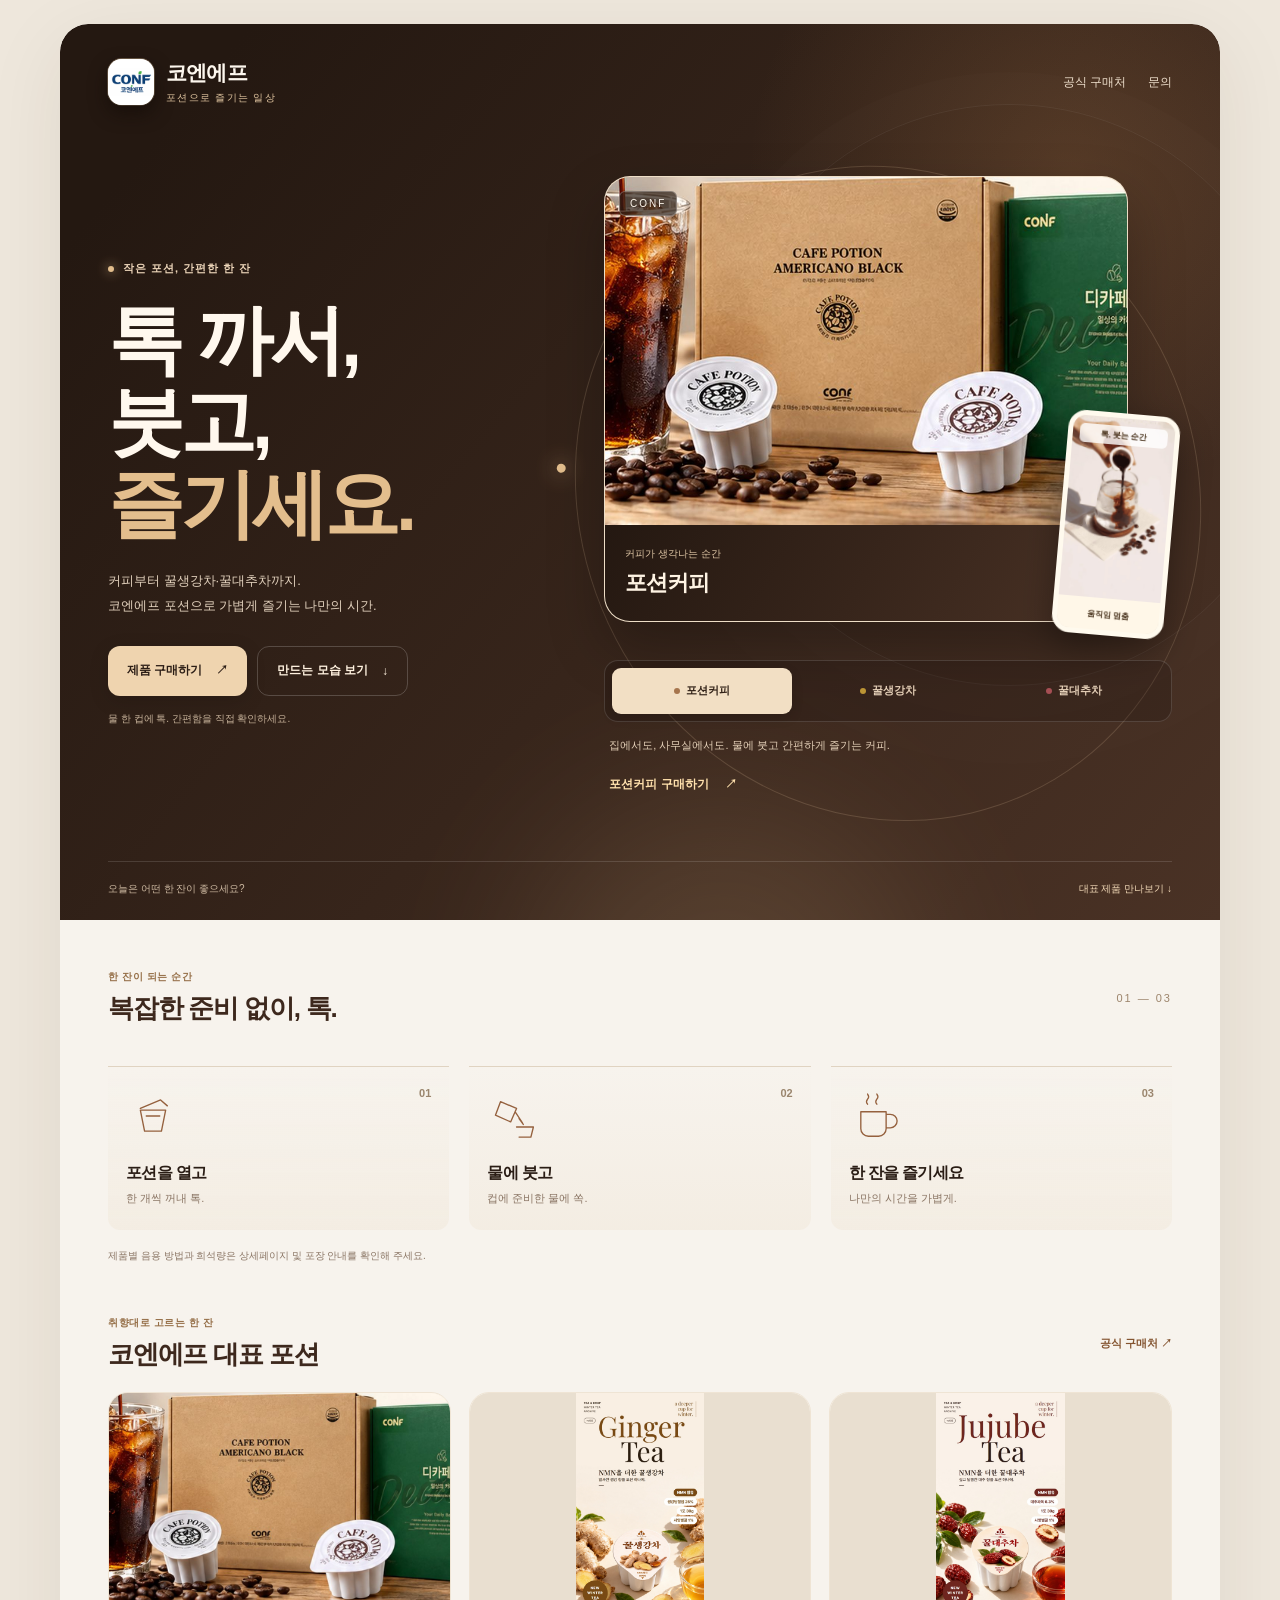
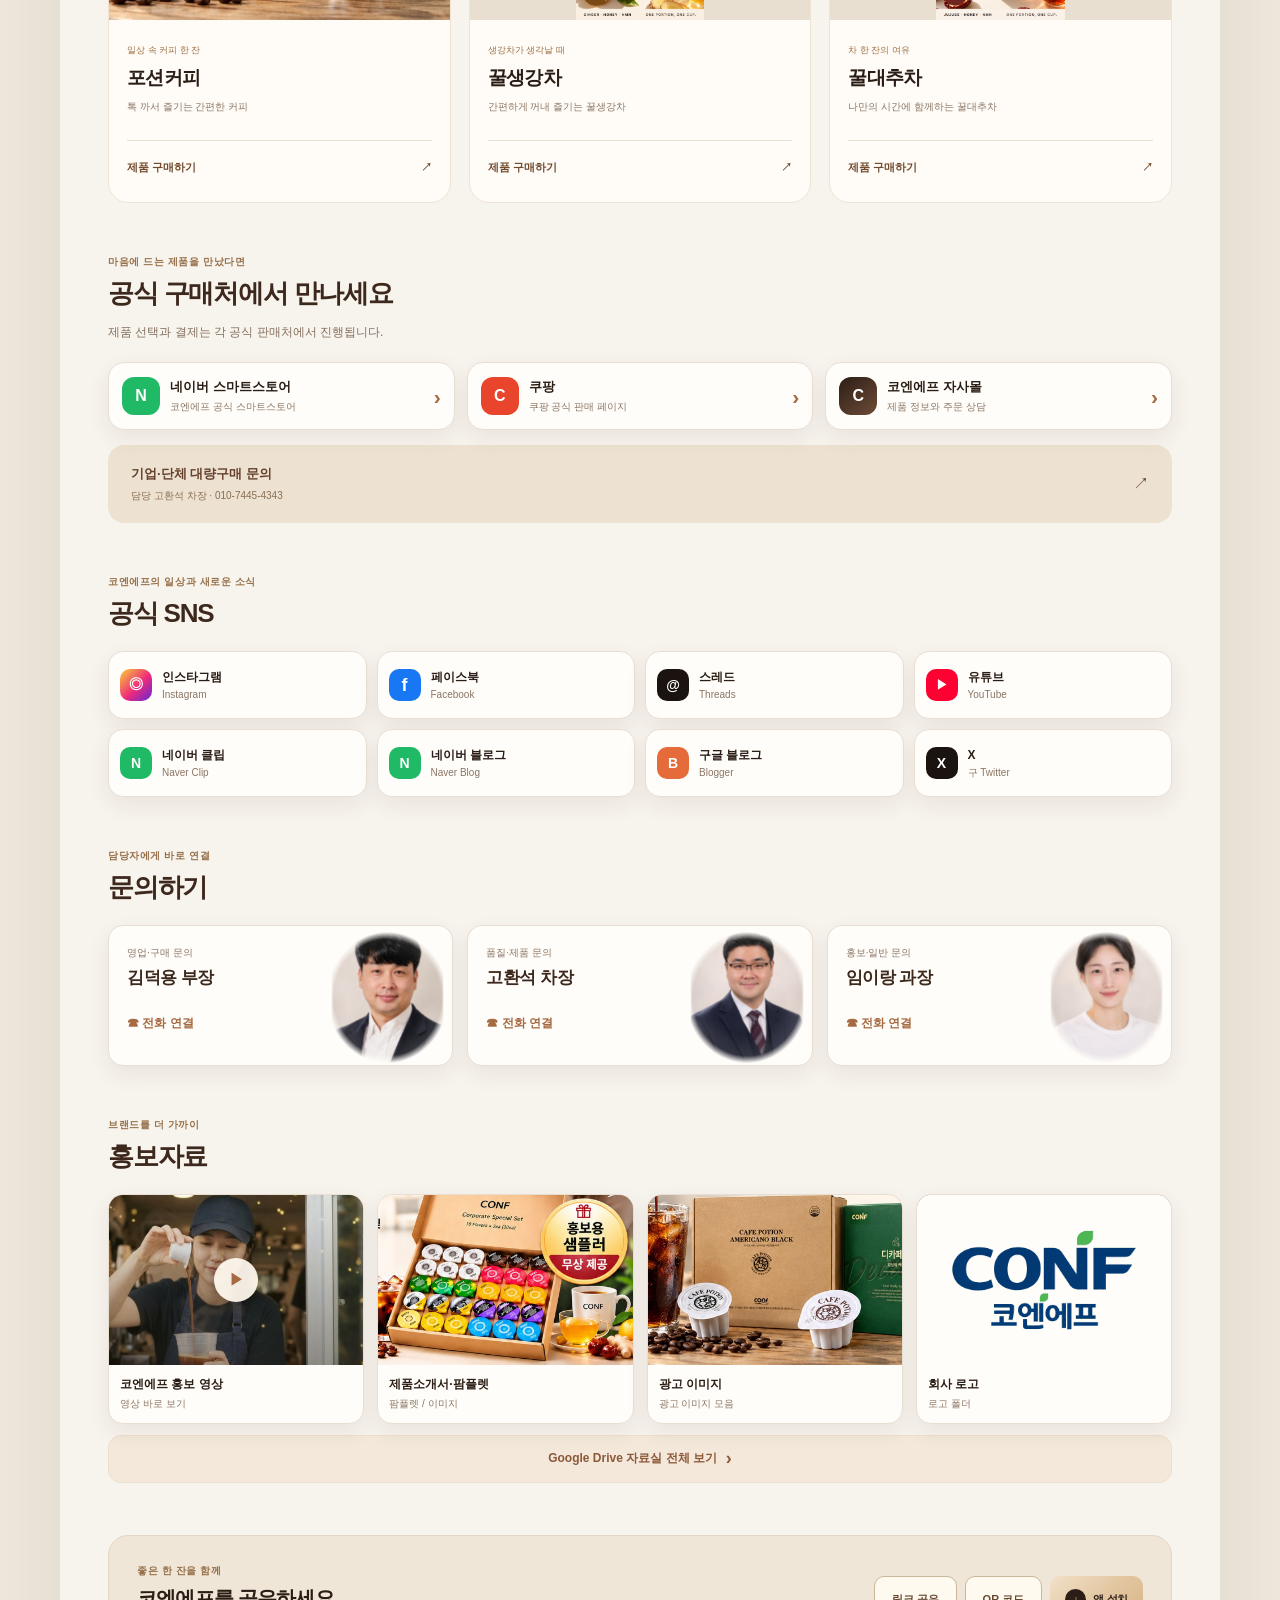
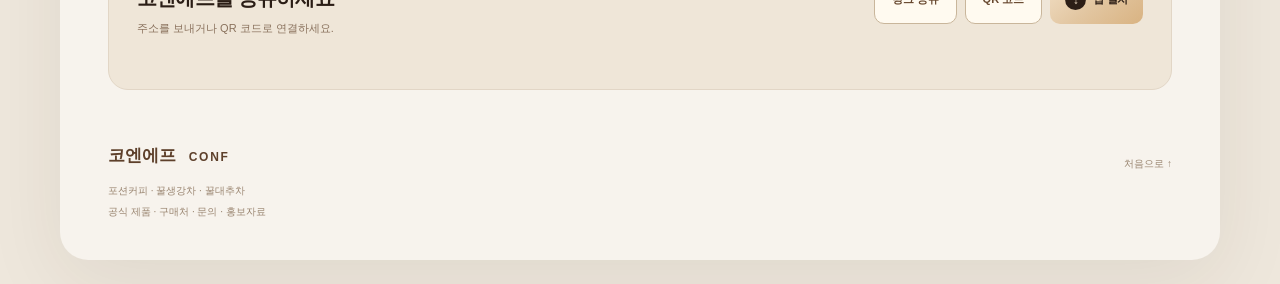
<file: index.html>
<!DOCTYPE html>
<html lang="ko">
 <head>
  <meta charset="utf-8"/>
  <meta content="width=device-width, initial-scale=1.0" name="viewport"/>
  <title>
   코엔에프 | 포션커피·꿀생강차·꿀대추차
  </title>
  <meta content="톡 까서 붓는 간편한 한 잔. 코엔에프 포션커피·꿀생강차·꿀대추차와 공식 구매처, 대량구매 문의, 홍보자료를 만나보세요." name="description"/>
  <meta content="index,follow" name="robots"/>
  <meta content="d7ae1514c76fe4922edb2a69bedef8f5f99b4774" name="naver-site-verification"/>
  <meta content="website" property="og:type"/>
  <meta content="코엔에프 | CONF" property="og:site_name"/>
  <meta content="코엔에프 | 톡 까서 즐기는 포션커피와 전통차" property="og:title"/>
  <meta content="톡 까서 붓는 간편한 한 잔. 코엔에프 포션커피·꿀생강차·꿀대추차와 공식 구매처, 대량구매 문의, 홍보자료를 만나보세요." property="og:description"/>
  <meta content="https://conf3.qaplus.kr/" property="og:url"/>
  <meta content="https://conf3.qaplus.kr/assets/og-products.png?v=20261128" property="og:image"/>
  <meta content="1200" property="og:image:width"/>
  <meta content="630" property="og:image:height"/>
  <meta content="summary_large_image" name="twitter:card"/>
  <meta content="코엔에프 | 톡 까서 즐기는 포션커피와 전통차" name="twitter:title"/>
  <meta content="톡 까서 붓는 간편한 한 잔. 코엔에프 포션커피·꿀생강차·꿀대추차와 공식 구매처, 대량구매 문의, 홍보자료를 만나보세요." name="twitter:description"/>
  <meta content="https://conf3.qaplus.kr/assets/og-products.png?v=20261128" name="twitter:image"/>
  <meta content="#2c1e16" name="theme-color"/>
  <link href="https://conf3.qaplus.kr/" rel="canonical"/>
  <link href="manifest.webmanifest" rel="manifest"/>
  <link href="icon-180.png" rel="apple-touch-icon"/>
  <meta content="yes" name="apple-mobile-web-app-capable"/>
  <meta content="코엔에프" name="apple-mobile-web-app-title"/>
  <meta content="default" name="apple-mobile-web-app-status-bar-style"/>
  <link href="style.css?v=20261128" rel="stylesheet"/>
  <script>
   /* 설치 프롬프트(beforeinstallprompt)는 페이지 로드 직후 올 수 있어, install.js보다 먼저 이벤트를 확보해 둔다. */
    window.addEventListener("beforeinstallprompt", function (e) {
      e.preventDefault();
      window.__confInstallPrompt = e;
      window.dispatchEvent(new Event("conf-install-prompt"));
    });
    window.addEventListener("appinstalled", function () {
      window.__confInstalled = true;
      window.dispatchEvent(new Event("conf-installed"));
    });
  </script>
  <link href="experience.css?v=20261128" rel="stylesheet"/>
  <link as="image" href="assets/resource-ad.jpg" rel="preload"/>
 </head>
 <body data-product="coffee">
  <a class="skip-link" href="#shop">
   구매처로 바로 가기
  </a>
  <main class="page-shell">
   <header class="hero" id="top">
    <div aria-hidden="true" class="hero-glow">
    </div>
    <div class="hero-top">
     <a aria-label="코엔에프 첫 화면" class="brand" href="#top">
      <span class="brand-mark">
       <img alt="CONF 공식 로고" height="180" src="icon-180.png" width="180"/>
      </span>
      <div>
       <strong>
        코엔에프
       </strong>
       <small>
        포션으로 즐기는 일상
       </small>
      </div>
     </a>
     <nav aria-label="주요 메뉴" class="header-nav">
      <a href="#shop">
       공식 구매처
      </a>
      <a href="#contact">
       문의
      </a>
     </nav>
    </div>
    <div class="hero-grid">
     <div class="hero-message">
      <p class="eyebrow">
       <span aria-hidden="true">
       </span>
       작은 포션, 간편한 한 잔
      </p>
      <h1>
       <span>
        톡 까서,
       </span>
       <span>
        붓고,
       </span>
       <span class="hero-word">
        즐기세요.
       </span>
      </h1>
      <p class="hero-copy">
       커피부터 꿀생강차·꿀대추차까지.
       <br/>
       코엔에프 포션으로 가볍게 즐기는 나만의 시간.
      </p>
      <div class="hero-actions">
       <a class="cta cta-primary" href="#shop">
        제품 구매하기
        <span aria-hidden="true">
         ↗
        </span>
       </a>
       <a class="cta cta-quiet" href="#how">
        만드는 모습 보기
        <span aria-hidden="true">
         ↓
        </span>
       </a>
      </div>
      <p class="hero-note">
       물 한 컵에 톡. 간편함을 직접 확인하세요.
      </p>
     </div>
     <div class="product-experience" id="product-experience">
      <div aria-hidden="true" class="product-orbit">
       <span>
       </span>
      </div>
      <div aria-labelledby="tab-coffee" class="product-panel" id="product-panel" role="tabpanel">
       <div class="product-photo-wrap" id="product-tilt">
        <img alt="코엔에프 포션커피 제품과 완성된 아이스커피" class="product-photo" decoding="async" fetchpriority="high" height="600" id="hero-product-image" src="assets/resource-ad.jpg" width="900"/>
        <span aria-hidden="true" class="photo-corner">
         CONF
        </span>
        <div class="photo-caption">
         <span id="hero-product-kicker">
          커피가 생각나는 순간
         </span>
         <strong id="hero-product-name">
          포션커피
         </strong>
        </div>
       </div>
       <div class="pour-film">
        <video aria-label="포션커피를 유리잔에 붓는 모습" class="portion-video" height="398" id="hero-video" loop="" muted="" playsinline="" poster="assets/potion-coffee-poster.jpg" preload="none" width="224">
        </video>
        <span class="film-label">
         톡, 붓는 순간
        </span>
        <button aria-label="화면 움직임 멈추기" aria-pressed="false" class="film-control" id="motion-toggle" type="button">
         움직임 멈춤
        </button>
       </div>
      </div>
      <div aria-label="제품 선택" class="product-selector" role="tablist">
       <button aria-controls="product-panel" aria-selected="true" class="product-tab is-active" data-product="coffee" id="tab-coffee" role="tab" tabindex="0" type="button">
        <span aria-hidden="true" class="tab-dot">
        </span>
        포션커피
       </button>
       <button aria-controls="product-panel" aria-selected="false" class="product-tab" data-product="ginger" id="tab-ginger" role="tab" tabindex="-1" type="button">
        <span aria-hidden="true" class="tab-dot">
        </span>
        꿀생강차
       </button>
       <button aria-controls="product-panel" aria-selected="false" class="product-tab" data-product="jujube" id="tab-jujube" role="tab" tabindex="-1" type="button">
        <span aria-hidden="true" class="tab-dot">
        </span>
        꿀대추차
       </button>
      </div>
      <div aria-atomic="true" aria-live="polite" class="selected-product-info">
       <p id="selected-description">
        집에서도, 사무실에서도. 물에 붓고 간편하게 즐기는 커피.
       </p>
       <a class="selected-buy" data-selected-buy="" href="https://confshop.kr/product/detail.html?product_no=19" id="selected-buy" rel="noopener noreferrer" target="_blank">
        포션커피 구매하기
        <span aria-hidden="true">
         ↗
        </span>
       </a>
      </div>
     </div>
    </div>
    <div class="hero-bottom">
     <span>
      오늘은 어떤 한 잔이 좋으세요?
     </span>
     <a href="#products">
      대표 제품 만나보기
      <span aria-hidden="true">
       ↓
      </span>
     </a>
    </div>
   </header>
   <div class="content">
    <section aria-labelledby="how-title" class="how-section reveal" id="how">
     <div class="section-title">
      <div>
       <p class="section-kicker">
        한 잔이 되는 순간
       </p>
       <h2 id="how-title">
        복잡한 준비 없이, 톡.
       </h2>
      </div>
      <span aria-hidden="true" class="section-number">
       01 — 03
      </span>
     </div>
     <ol class="how-steps">
      <li class="how-step">
       <span class="step-index">
        01
       </span>
       <svg aria-hidden="true" viewbox="0 0 64 64">
        <path d="M17 25h30l-5 25H22zM17 23l24-10 8 7M24 32h16">
        </path>
       </svg>
       <h3>
        포션을 열고
       </h3>
       <p>
        한 개씩 꺼내 톡.
       </p>
      </li>
      <li class="how-step">
       <span class="step-index">
        02
       </span>
       <svg aria-hidden="true" viewbox="0 0 64 64">
        <path d="m16 15 19 8-7 16-18-8zM34 28l8 12M38 35l5 7M35 45h20l-3 12H38">
        </path>
       </svg>
       <h3>
        물에 붓고
       </h3>
       <p>
        컵에 준비한 물에 쏙.
       </p>
      </li>
      <li class="how-step">
       <span class="step-index">
        03
       </span>
       <svg aria-hidden="true" viewbox="0 0 64 64">
        <path d="M14 27h30v20a9 9 0 0 1-9 9H23a9 9 0 0 1-9-9zM44 30h5a8 8 0 0 1 0 16h-5M22 18c-5-6 5-6 0-12M33 18c-5-6 5-6 0-12">
        </path>
       </svg>
       <h3>
        한 잔을 즐기세요
       </h3>
       <p>
        나만의 시간을 가볍게.
       </p>
      </li>
     </ol>
     <p class="how-note">
      제품별 음용 방법과 희석량은 상세페이지 및 포장 안내를 확인해 주세요.
     </p>
    </section>
    <section aria-labelledby="products-title" class="product-collection reveal" id="products">
     <div class="section-title">
      <div>
       <p class="section-kicker">
        취향대로 고르는 한 잔
       </p>
       <h2 id="products-title">
        코엔에프 대표 포션
       </h2>
      </div>
      <a class="text-link" href="#shop">
       공식 구매처 ↗
      </a>
     </div>
     <div class="portion-grid">
      <a class="portion-card" data-product-link="coffee" href="https://confshop.kr/product/detail.html?product_no=19" rel="noopener noreferrer" target="_blank">
       <div class="portion-media">
        <img alt="코엔에프 포션커피 제품과 완성된 아이스커피" data-product-image="coffee" decoding="async" height="600" loading="lazy" src="assets/resource-ad.jpg" width="900"/>
       </div>
       <div class="portion-caption">
        <span class="product-tag">
         일상 속 커피 한 잔
        </span>
        <h3>
         포션커피
        </h3>
        <p>
         톡 까서 즐기는 간편한 커피
        </p>
        <span class="product-card-cta">
         제품 구매하기
         <span aria-hidden="true">
          ↗
         </span>
        </span>
       </div>
      </a>
      <a class="portion-card" data-product-link="ginger" href="https://confshop.kr/product/detail.html?product_no=227" rel="noopener noreferrer" target="_blank">
       <div class="portion-media">
        <img alt="코엔에프 꿀생강차 포션과 완성된 생강차" data-product-image="ginger" decoding="async" height="1520" loading="lazy" src="assets/product-ginger.jpg" width="860"/>
       </div>
       <div class="portion-caption">
        <span class="product-tag">
         생강차가 생각날 때
        </span>
        <h3>
         꿀생강차
        </h3>
        <p>
         간편하게 꺼내 즐기는 꿀생강차
        </p>
        <span class="product-card-cta">
         제품 구매하기
         <span aria-hidden="true">
          ↗
         </span>
        </span>
       </div>
      </a>
      <a class="portion-card" data-product-link="jujube" href="https://confshop.kr/product/detail.html?product_no=226" rel="noopener noreferrer" target="_blank">
       <div class="portion-media">
        <img alt="코엔에프 꿀대추차 포션과 완성된 대추차" data-product-image="jujube" decoding="async" height="1520" loading="lazy" src="assets/product-jujube.jpg" width="860"/>
       </div>
       <div class="portion-caption">
        <span class="product-tag">
         차 한 잔의 여유
        </span>
        <h3>
         꿀대추차
        </h3>
        <p>
         나만의 시간에 함께하는 꿀대추차
        </p>
        <span class="product-card-cta">
         제품 구매하기
         <span aria-hidden="true">
          ↗
         </span>
        </span>
       </div>
      </a>
     </div>
    </section>
    <section aria-labelledby="promo-title" class="promo" data-promotion="" hidden="" id="promotion">
     <div class="promo-head">
      <div class="promo-head-text">
       <p class="promo-eyebrow">
        1년에 단 한 번 · 블랙프라이데이
       </p>
       <h2 id="promo-title">
        스마트스토어 블랙프라이데이 특가
       </h2>
      </div>
      <span class="promo-deadline">
       ~11.30까지 · 최대 61%
      </span>
     </div>
     <div class="promo-grid">
      <a class="promo-card" href="https://smartstore.naver.com/confstore/products/13875911908" rel="noopener noreferrer" target="_blank">
       <div class="promo-media">
        <img alt="꿀대추차·꿀생강차 포션 50개입" data-promo-src="assets/promo-tea50.jpg" decoding="async" height="560" loading="lazy" width="560"/>
        <span class="promo-badge">
         61%
        </span>
       </div>
       <div class="promo-body">
        <b class="promo-name">
         꿀대추차 + 꿀생강차 포션 50개입
        </b>
        <span class="promo-sub">
         30g · NMN 함유 · 무료배송
        </span>
        <span class="promo-price">
         <s>
          57,800원
         </s>
         <strong>
          22,500원
         </strong>
        </span>
       </div>
      </a>
      <a class="promo-card" href="https://smartstore.naver.com/confstore/products/12386800354" rel="noopener noreferrer" target="_blank">
       <div class="promo-media">
        <img alt="포션커피 2박스 + 슈가프리 1박스 증정" data-promo-src="assets/promo-coffee2p1.jpg" decoding="async" height="560" loading="lazy" width="560"/>
        <span class="promo-badge">
         41% · 2+1
        </span>
       </div>
       <div class="promo-body">
        <b class="promo-name">
         포션커피 2박스 + 슈가프리 1박스
        </b>
        <span class="promo-sub">
         블랙·헤이즐넛·스위트·바닐라·카라멜 중 택 2
        </span>
        <span class="promo-price">
         <s>
          79,900원
         </s>
         <strong>
          46,800원
         </strong>
        </span>
       </div>
      </a>
      <a class="promo-card" href="https://smartstore.naver.com/confstore/products/13896296596" rel="noopener noreferrer" target="_blank">
       <div class="promo-media">
        <img alt="포션커피 블랙 100개 + 헤이즐넛 100개 벌크 세트" data-promo-src="assets/promo-bulk200.jpg" decoding="async" height="560" loading="lazy" width="560"/>
        <span class="promo-badge">
         53%
        </span>
       </div>
       <div class="promo-body">
        <b class="promo-name">
         포션커피 블랙 100 + 헤이즐넛 100
        </b>
        <span class="promo-sub">
         200개 대용량 벌크 세트
        </span>
        <span class="promo-price">
         <s>
          213,300원
         </s>
         <strong>
          99,000원
         </strong>
        </span>
       </div>
      </a>
     </div>
     <a class="promo-more" href="https://smartstore.naver.com/confstore/category/28e793b62424427d83bc39eef8f2d57d" rel="noopener noreferrer" target="_blank">
      블프 특가 전체 보기
      <span aria-hidden="true">
       ↗
      </span>
     </a>
     <p class="promo-fineprint">
      행사 종료: 2026년 11월 30일 한국 시간 기준. 최종 가격·옵션·배송 조건은 판매처에서 확인하세요.
     </p>
    </section>
    <section id="shop">
     <div class="section-title">
      <div>
       <p class="section-kicker">
        마음에 드는 제품을 만났다면
       </p>
       <h2>
        공식 구매처에서 만나세요
       </h2>
      </div>
     </div>
     <p class="section-lead">
      제품 선택과 결제는 각 공식 판매처에서 진행됩니다.
     </p>
     <div class="purchase-list" data-group="shop">
      <a class="card purchase" href="https://smartstore.naver.com/confstore" rel="noopener noreferrer" target="_blank">
       <span aria-hidden="true" class="purchase-icon ic-smartstore">
        N
       </span>
       <span class="txt">
        <b>
         네이버 스마트스토어
        </b>
        <em>
         코엔에프 공식 스마트스토어
        </em>
       </span>
       <strong aria-hidden="true">
        ↗
       </strong>
      </a>
      <a class="card purchase" href="https://link.coupang.com/a/gS5TCXQH3Q" rel="noopener noreferrer" target="_blank">
       <span aria-hidden="true" class="purchase-icon ic-coupang">
        C
       </span>
       <span class="txt">
        <b>
         쿠팡
        </b>
        <em>
         쿠팡 공식 판매 페이지
        </em>
       </span>
       <strong aria-hidden="true">
        ↗
       </strong>
      </a>
      <a class="card purchase" href="https://confshop.kr/" rel="noopener noreferrer" target="_blank">
       <span aria-hidden="true" class="purchase-icon ic-mall">
        C
       </span>
       <span class="txt">
        <b>
         코엔에프 자사몰
        </b>
        <em>
         제품 정보와 구매
        </em>
       </span>
       <strong aria-hidden="true">
        ↗
       </strong>
      </a>
     </div>
     <a class="bulk-inquiry" data-bulk-inquiry="" href="tel:01074454343">
      <span>
       <strong>
        기업·단체 대량구매 문의
       </strong>
       <small>
        담당 고환석 차장 · 010-7445-4343
       </small>
      </span>
      <span aria-hidden="true">
       ↗
      </span>
     </a>
    </section>
    <section class="reveal" id="sns">
     <div class="section-title">
      <p class="section-kicker">
       코엔에프의 일상과 새로운 소식
      </p>
      <h2>
       공식 SNS
      </h2>
     </div>
     <div class="social-grid" data-group="sns">
     </div>
    </section>
    <section class="reveal" id="contact">
     <div class="section-title">
      <p class="section-kicker">
       담당자에게 바로 연결
      </p>
      <h2>
       문의하기
      </h2>
     </div>
     <div class="contact-grid" data-group="contact">
     </div>
    </section>
    <section class="reveal" id="resources">
     <div class="section-title">
      <p class="section-kicker">
       브랜드를 더 가까이
      </p>
      <h2>
       홍보자료
      </h2>
     </div>
     <div class="resources" data-group="resource">
     </div>
     <div data-group="drive">
     </div>
    </section>
    <section aria-labelledby="share-title" class="share-section">
     <div>
      <p class="section-kicker">
       좋은 한 잔을 함께
      </p>
      <h2 id="share-title">
       코엔에프를 공유하세요
      </h2>
      <p>
       주소를 보내거나 QR 코드로 연결하세요.
      </p>
     </div>
     <div class="share-actions">
      <button class="utility-btn" id="share-btn" type="button">
       링크 공유
      </button>
      <button aria-haspopup="dialog" aria-label="QR 코드 크게 보기" class="utility-btn" id="qr-open" type="button">
       QR 코드
      </button>
      <button aria-haspopup="dialog" aria-label="코엔에프 앱 설치" class="install-btn" id="install-btn" type="button">
       <span aria-hidden="true" class="install-btn-icon">
        ↓
       </span>
       <span>
        앱 설치
       </span>
      </button>
     </div>
     <p class="share-status" id="share-status" role="status">
     </p>
    </section>
   </div>
   <footer>
    <a class="footer-brand" href="#top">
     코엔에프
     <span>
      CONF
     </span>
    </a>
    <p>
     포션커피 · 꿀생강차 · 꿀대추차
    </p>
    <p>
     공식 제품 · 구매처 · 문의 · 홍보자료
    </p>
    <a class="back-top" href="#top">
     처음으로 ↑
    </a>
   </footer>
  </main>
  <nav aria-label="빠른 구매와 대량구매 문의" class="mobile-buybar">
   <a data-selected-buy="" href="https://confshop.kr/product/detail.html?product_no=19" id="mobile-buy" rel="noopener noreferrer" target="_blank">
    <span>
     선택한 제품 구매
    </span>
    <strong>
     포션커피
     <span aria-hidden="true">
      ↗
     </span>
    </strong>
   </a>
   <a aria-label="대량구매 문의: 고환석 차장 010-7445-4343" data-bulk-inquiry="" href="tel:01074454343">
    <span>
     기업·단체
    </span>
    <strong>
     대량구매 문의
    </strong>
   </a>
  </nav>
  <dialog aria-labelledby="qr-title" id="qr-dialog" style="width:min(420px, calc(100% - 32px)); max-width:none; border:0; border-radius:20px; padding:24px; text-align:center; box-shadow:0 18px 60px #0005;">
   <h2 id="qr-title" style="margin:0 0 10px; color:#3d281d; font-size:20px;">
    코엔에프 링크 허브
   </h2>
   <p style="margin:0 0 12px; color:#8a7564; font-size:14px;">
    휴대전화 카메라로 QR 코드를 스캔하세요.
   </p>
   <img alt="코엔에프 링크 허브 접속 QR 코드" height="1024" src="assets/qr.svg" style="display:block; width:min(100%, 320px); height:auto; margin:0 auto;" width="1024"/>
   <form method="dialog">
    <button style="margin-top:14px; padding:10px 30px; border:0; border-radius:9px; background:#3d281d; color:#fff8ee; font-weight:700; cursor:pointer;" type="submit">
     닫기
    </button>
   </form>
  </dialog>
  <style>
   #qr-dialog { background:#fffdf9; } #qr-dialog::backdrop { background: rgba(30, 19, 13, .74); }
  </style>
  <dialog aria-describedby="install-lead" aria-labelledby="install-title" id="install-dialog">
   <div class="install-head">
    <span aria-hidden="true" class="install-badge">
     ↓
    </span>
    <div class="install-head-text">
     <h2 id="install-title">
      앱 설치 안내
     </h2>
     <p class="install-lead" id="install-lead">
     </p>
    </div>
   </div>
   <ol class="install-steps" id="install-steps">
   </ol>
   <div class="install-link" hidden="" id="install-link-box">
    <code id="install-url">
     https://conf3.qaplus.kr
    </code>
    <button id="install-copy" type="button">
     주소 복사
    </button>
   </div>
   <p class="install-note" hidden="" id="install-note">
   </p>
   <button class="install-close" id="install-close" type="button">
    닫기
   </button>
  </dialog>
  <script>
   (() => {
      const dialog = document.getElementById('qr-dialog');
      document.getElementById('qr-open').addEventListener('click', () => dialog.showModal());
      dialog.addEventListener('click', (event) => { if (event.target === dialog) dialog.close(); });
    })();
  </script>
  <noscript>
   <p style="text-align:center;padding:20px">
    제품과 공식 구매처는 바로 이용할 수 있습니다. 채널·담당자 전체 목록과 제품 전환 기능은 JavaScript를 켜 주세요.
   </p>
  </noscript>
  <script src="experience.js?v=20261128-bulk">
  </script>
  <script src="script.js?v=20261128">
  </script>
  <script src="install.js">
  </script>
  <script>
   if ('serviceWorker' in navigator && (location.hostname === 'conf3.qaplus.kr' || location.hostname === 'gohwansok-max.github.io')) { window.addEventListener('load', function () { navigator.serviceWorker.register('./service-worker.js').catch(function (err) { console.warn('Service worker registration failed:', err); }); }); }
  </script>
 </body>
</html>
</file>
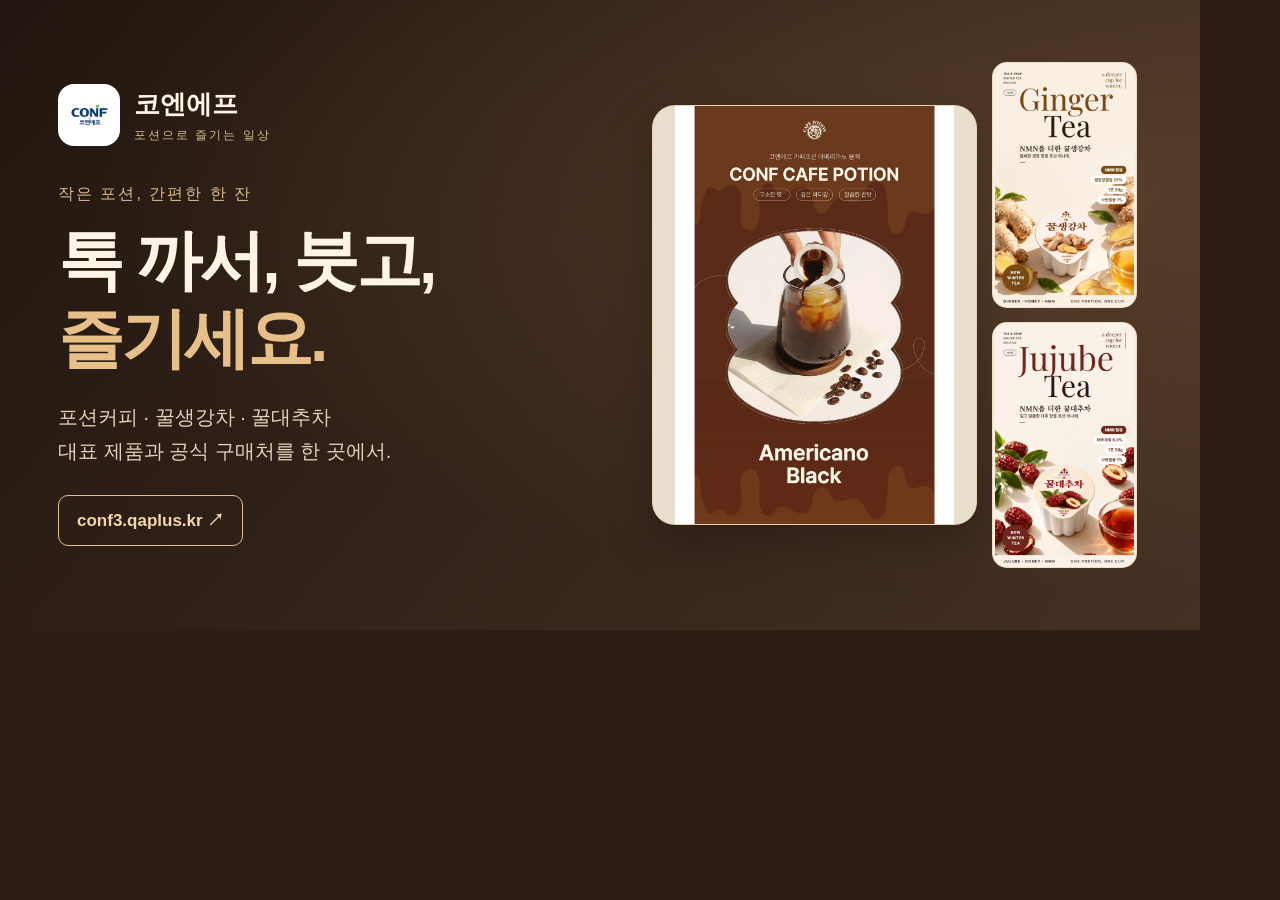
<file: assets/share-card.html>
<!doctype html>
<html lang="ko">
<head>
<meta charset="utf-8"><meta name="robots" content="noindex,nofollow"><title>코엔에프 공유 이미지 원본</title>
<style>
*{box-sizing:border-box}body{margin:0;font-family:"Apple SD Gothic Neo","Noto Sans KR","Malgun Gothic",sans-serif;background:#2c1e16;color:#fff4e6}main{width:1200px;height:630px;padding:58px;display:flex;gap:44px;align-items:center;background:radial-gradient(ellipse at 90% 30%,#72513580,transparent 65%),linear-gradient(130deg,#21160f,#453024)}.copy{flex:1;min-width:0}.brand{display:flex;gap:14px;align-items:center;margin-bottom:38px}.brand img{width:62px;height:62px;border-radius:16px}.brand b{font-size:26px}.brand small{display:block;margin-top:5px;font-size:12px;color:#d5b98f;letter-spacing:2px}.eyebrow{color:#d8b991;font-size:16px;letter-spacing:2px;margin:0 0 17px}h1{font-size:66px;font-weight:800;line-height:1.17;letter-spacing:-3px;margin:0 0 23px}h1 span{color:#e7bf88}.sub{font-size:20px;line-height:1.7;color:#e2d0b8;margin:0}.link{display:inline-block;border:1px solid #dfbf91;border-radius:10px;padding:13px 18px;margin-top:27px;font-size:17px;font-weight:700;color:#f3d6ae}.photos{width:490px;display:flex;align-items:center;gap:15px}.photo-main{width:325px;height:420px;border-radius:23px;overflow:hidden;border:1px solid #dfbf9160;background:#e9dfcf;box-shadow:0 18px 45px #0004}.photo-main img{width:100%;height:100%;object-fit:contain}.photo-teas{display:grid;gap:14px;width:145px}.photo-teas img{display:block;width:145px;height:246px;object-fit:contain;border-radius:15px;background:#f7eee2;border:1px solid #dfbf9160}
</style>
</head>
<body><main><div class="copy"><div class="brand"><img src="../icon-180.png" alt="코엔에프 로고"><div><b>코엔에프</b><small>포션으로 즐기는 일상</small></div></div><p class="eyebrow">작은 포션, 간편한 한 잔</p><h1>톡 까서, 붓고,<br><span>즐기세요.</span></h1><p class="sub">포션커피 · 꿀생강차 · 꿀대추차<br>대표 제품과 공식 구매처를 한 곳에서.</p><div class="link">conf3.qaplus.kr ↗</div></div><div class="photos"><div class="photo-main"><img src="product-coffee.jpg" alt="포션커피를 붓는 실제 사용 장면"></div><div class="photo-teas"><img src="product-ginger.jpg" alt="꿀생강차 포션과 완성된 차"><img src="product-jujube.jpg" alt="꿀대추차 포션과 완성된 차"></div></div></main></body>
</html>
</file>
<file: style.css>
/* 코엔에프 공식 링크 허브 — 따뜻한 에스프레소·베이지 톤 (포션커피·전통차 감성) */
:root{
  --espresso:#2c1e16;   /* 딥 에스프레소 브라운 */
  --roast:#3d281d;      /* 버튼·강조 텍스트 */
  --bark:#4a3225;       /* 히어로 중간 톤 */
  --cocoa:#6e4b37;      /* 히어로 밝은 쪽 */
  --caramel:#a66a42;    /* 따뜻한 카라멜 포인트 */
  --latte:#d9b382;      /* 라떼 골드 */
  --gold:#e2c6a1;       /* 은은한 골드 라인 */
  --bg:#f7f3ed;         /* 크림 아이보리 페이지 */
  --bg-warm:#ebe3d7;    /* 오트밀 베이지 바깥 배경 */
  --card:#fffdf9;       /* 크림 화이트 카드 */
  --line:#e8dfd3;       /* 웜베이지 테두리 */
  --ink:#2a1d15;        /* 본문 잉크 브라운 */
  --muted:#8a7564;      /* 보조 텍스트 */
  --shadow:0 8px 22px rgba(74,50,37,.08)
}
*{box-sizing:border-box}
html{scroll-behavior:smooth}
body{margin:0;background:var(--bg-warm);color:var(--ink);font-family:"Noto Sans KR","Apple SD Gothic Neo","Malgun Gothic",Arial,sans-serif;-webkit-font-smoothing:antialiased}
a{color:inherit;text-decoration:none}
a:focus-visible{outline:3px solid #c99155;outline-offset:3px}
.page-shell{width:min(100%,720px);min-height:100vh;margin:0 auto;background:var(--bg);overflow:hidden}

/* Hero */
.hero{position:relative;padding:34px 26px 30px;color:#fff;background:linear-gradient(145deg,#241811 0%,#2c1e16 38%,#4a3225 72%,#6e4b37 100%);border-radius:0 0 30px 30px;overflow:hidden}
.hero:before{content:"";position:absolute;width:320px;height:320px;right:-90px;top:-140px;background:radial-gradient(circle at 50% 50%,#e2c6a138 0%,#e2c6a100 70%);border-radius:50%}
.hero:after{content:"";position:absolute;width:370px;height:370px;right:-110px;top:-150px;border:1px solid #e2c6a13d;border-radius:50%;box-shadow:0 0 0 30px #e2c6a114,0 0 0 62px #e2c6a10d}
.brand{position:relative;z-index:1;display:flex;align-items:center;gap:12px}
.brand>div{min-width:0}
.brand-mark{display:grid;width:46px;height:46px;place-items:center;border-radius:14px;color:var(--roast);background:var(--card);font-size:21px;font-weight:900;box-shadow:0 8px 18px #120b06a6,0 0 0 1px #e2c6a166;overflow:hidden;padding:4px}
.brand-mark img{display:block;width:100%;height:100%;object-fit:contain}
/* icon-180.png는 180px 캔버스에 로고 여백이 크게 들어간 아이콘 원본이라, 헤더에서는 로고가 잘 보이도록 살짝 확대 */
.brand-mark img{transform:scale(1.75);transform-origin:center}
.brand strong{font-size:21px;font-weight:900;letter-spacing:-.8px;color:#fdf7ee}
.brand small{display:block;margin-top:3px;color:#e2c6a1cc;font-size:10px;letter-spacing:1.4px;overflow:hidden;text-overflow:ellipsis;white-space:nowrap}
.hero-grid{position:relative;z-index:1;display:grid;grid-template-columns:minmax(0,1fr) 118px;gap:20px;align-items:center;margin-top:27px}
.eyebrow{margin:0 0 9px;color:var(--gold);font-size:11px;font-weight:800;letter-spacing:1.35px}
.hero h1{margin:0;font-size:clamp(26px,6vw,36px);line-height:1.2;letter-spacing:-1.8px;color:#fff8ee}
.hero-copy{max-width:380px;margin:13px 0 0;color:#e8dac9;font-size:13px;line-height:1.65}
.qr-card{padding:11px;border-radius:16px;background:var(--card);box-shadow:0 9px 22px #120b0699,0 0 0 1px #e2c6a14d;text-align:center}
.qr-card>small{display:block;margin-top:7px;color:var(--cocoa);font-size:9px;font-weight:900}
.qr-box{width:94px;height:94px;margin:0 auto}
.qr-box img{display:block;width:100%;height:100%}
.qr-box.empty{display:grid;place-items:center;border:2px dashed var(--latte);border-radius:8px}
.qr-box.empty img{display:none}
.qr-box.empty:after{content:"QR";color:#b5a390;font-size:18px;font-weight:900}

/* 상단 액션 영역 — 브랜드 + 앱 설치 버튼 */
.hero-top{position:relative;z-index:2;display:flex;align-items:center;gap:10px}
.hero-top .brand{flex:1;min-width:0}
.install-btn{display:inline-flex;flex:none;align-items:center;gap:7px;min-height:44px;padding:0 15px;border:0;border-radius:999px;color:var(--espresso);background:linear-gradient(140deg,#f2e0c7 0%,#e2c6a1 52%,#d9b382 100%);font:inherit;font-size:12.5px;font-weight:900;letter-spacing:-.3px;cursor:pointer;box-shadow:0 8px 20px #120b0680,0 0 0 1px #f4e3ca59;transition:transform .18s,box-shadow .18s}
.install-btn:hover,.install-btn:focus-visible{transform:translateY(-1px);box-shadow:0 12px 26px #120b0699,0 0 0 1px #f4e3ca99}
.install-btn:active{transform:translateY(0)}
.install-btn:focus-visible{outline:3px solid #f4e3ca;outline-offset:3px}
.install-btn[hidden]{display:none}
.install-btn-icon{display:grid;width:21px;height:21px;place-items:center;border-radius:50%;color:#f2e0c7;background:var(--espresso);font-size:12px;font-weight:900;line-height:1}
.install-btn.is-ready{animation:install-pulse 2.4s ease-in-out 2}
@keyframes install-pulse{0%,100%{box-shadow:0 8px 20px #120b0680,0 0 0 1px #f4e3ca59}50%{box-shadow:0 8px 22px #120b0699,0 0 0 5px #e2c6a13d}}

/* 설치 안내 시트 */
#install-dialog{width:min(430px, calc(100% - 32px));max-width:none;margin:auto;border:0;border-radius:22px;padding:20px 19px 17px;color:var(--ink);background:var(--bg);box-shadow:0 22px 64px #000000a6}
#install-dialog::backdrop{background:rgba(30,19,13,.76)}
#install-dialog.fallback{position:fixed;top:50%;left:50%;z-index:9999;transform:translate(-50%,-50%);margin:0;max-height:88vh;overflow:auto}
body.install-fallback::before{content:"";position:fixed;inset:0;z-index:9998;background:rgba(30,19,13,.76)}
.install-head{display:flex;align-items:flex-start;gap:11px}
.install-badge{display:grid;flex:none;width:38px;height:38px;place-items:center;border-radius:12px;color:#f6ecdd;background:linear-gradient(140deg,var(--bark),var(--caramel));font-size:18px;font-weight:900;line-height:1;box-shadow:0 6px 14px rgba(74,50,37,.28)}
.install-head-text{min-width:0}
#install-title{margin:0;color:var(--roast);font-size:18px;letter-spacing:-.7px;line-height:1.3}
.install-lead{margin:5px 0 0;color:var(--muted);font-size:12px;line-height:1.6}
.install-steps{display:grid;gap:8px;margin:15px 0 0;padding:0;list-style:none}
.install-steps li{display:flex;align-items:flex-start;gap:9px;padding:10px 11px;border:1px solid var(--line);border-radius:12px;background:var(--card);color:#3a2a20;font-size:12px;line-height:1.55}
.install-num{display:grid;flex:none;width:19px;height:19px;margin-top:1px;place-items:center;border-radius:50%;color:#f6ecdd;background:var(--roast);font-size:10.5px;font-weight:900;line-height:1}
.install-text{min-width:0}
.install-text b{color:var(--roast);font-weight:900}
.install-link{display:flex;align-items:center;gap:8px;margin-top:13px;padding:8px 8px 8px 12px;border:1px dashed #dccbb4;border-radius:11px;background:#fffaf2}
.install-link[hidden]{display:none}
#install-url{flex:1;min-width:0;overflow:hidden;color:#7a6350;font-family:ui-monospace,SFMono-Regular,Menlo,monospace;font-size:11px;text-overflow:ellipsis;white-space:nowrap}
#install-copy{flex:none;min-height:34px;padding:0 12px;border:0;border-radius:9px;color:#fff8ee;background:var(--roast);font:inherit;font-size:11.5px;font-weight:900;white-space:nowrap;cursor:pointer}
#install-copy.is-copied{background:#5a7d4f}
.install-note{margin:11px 2px 0;color:#a2917f;font-size:11px;line-height:1.55}
.install-note[hidden]{display:none}
.install-note b{color:#8c583a}
.install-close{display:block;width:100%;margin-top:14px;padding:12px;border:0;border-radius:12px;color:var(--roast);background:#efe2d0;font:inherit;font-size:13px;font-weight:900;cursor:pointer}
.install-close:hover{background:#e8d8c2}

/* Content */
.content{padding:24px 22px 30px}
.content section{margin-top:26px}
.content section:first-child{margin-top:0}
.section-title{display:flex;align-items:end;justify-content:space-between;margin:0 2px 12px}
.section-title h2{margin:0;font-size:19px;letter-spacing:-.8px;color:var(--roast)}
.section-title small{color:#a2917f;font-size:9px;font-weight:800;letter-spacing:1.1px}
.load-error{margin:0 0 20px;padding:12px;border-radius:12px;background:#fbeee1;color:#a14a24;font-size:12px;text-align:center}

/* 블랙프라이데이 프로모션 — 히어로 바로 아래, 다크 에스프레소 배경으로 시선 집중 */
.promo{position:relative;overflow:hidden;padding:16px 14px 15px;border-radius:20px;color:#fff8ee;background:linear-gradient(150deg,#241811 0%,#33231a 42%,#4a3225 78%,#5c3d2b 100%);box-shadow:0 16px 34px rgba(44,30,22,.3)}
.promo:before{content:"";position:absolute;top:-110px;right:-70px;width:250px;height:250px;border-radius:50%;background:radial-gradient(circle at 50% 50%,#e0532c33 0%,#e0532c00 70%)}
.promo:after{content:"";position:absolute;left:-60px;bottom:-120px;width:220px;height:220px;border-radius:50%;background:radial-gradient(circle at 50% 50%,#e2c6a11f 0%,#e2c6a100 72%)}
.promo-head{position:relative;z-index:1;display:flex;flex-wrap:wrap;align-items:center;gap:8px;margin:0 2px 12px}
.promo-head-text{flex:1;min-width:0}
.promo-eyebrow{margin:0 0 5px;color:#e7b17f;font-size:9px;font-weight:900;letter-spacing:1.5px}
.promo-head h2{margin:0;color:#fff8ee;font-size:17px;letter-spacing:-1px;line-height:1.3}
.promo-deadline{flex:none;padding:5px 9px;border-radius:999px;color:#fff8ee;background:linear-gradient(135deg,#e0532c,#b8351a);font-size:10px;font-weight:900;letter-spacing:-.3px;white-space:nowrap;box-shadow:0 4px 12px rgba(184,53,26,.45)}
.promo-grid{position:relative;z-index:1;display:grid;gap:8px}
.promo-card{display:grid;grid-template-columns:88px minmax(0,1fr);align-items:center;gap:10px;padding:8px;border-radius:14px;background:var(--card);box-shadow:0 6px 16px rgba(12,7,4,.3);transition:transform .18s,box-shadow .18s}
.promo-card:hover,.promo-card:focus-visible{transform:translateY(-3px);box-shadow:0 14px 30px rgba(12,7,4,.42)}
.promo-card:focus-visible{outline:3px solid #e2c6a1;outline-offset:3px}
.promo-media{position:relative;aspect-ratio:1/1;overflow:hidden;border-radius:10px;background:#eee5d8}
.promo-media img{display:block;width:100%;height:100%;object-fit:cover}
.promo-badge{position:absolute;bottom:5px;left:5px;padding:2px 6px;border-radius:7px;color:#fff8ee;background:linear-gradient(135deg,#e0532c,#b8351a);font-size:9.5px;font-weight:900;line-height:1.45;letter-spacing:-.4px;white-space:nowrap;box-shadow:0 3px 8px rgba(0,0,0,.35)}
.promo-body{min-width:0}
.promo-name{display:-webkit-box;overflow:hidden;color:var(--roast);font-size:12px;line-height:1.32;letter-spacing:-.5px;-webkit-box-orient:vertical;-webkit-line-clamp:2}
.promo-sub{display:block;margin-top:3px;overflow:hidden;color:var(--muted);font-size:9px;line-height:1.35;white-space:nowrap;text-overflow:ellipsis}
.promo-price{display:flex;flex-wrap:wrap;align-items:baseline;gap:6px;margin-top:6px}
.promo-price s{color:#b6a595;font-size:10px;font-weight:700}
.promo-price strong{color:#d1441f;font-size:14.5px;font-weight:900;letter-spacing:-.6px}
.promo-more{position:relative;z-index:1;display:flex;align-items:center;justify-content:center;gap:7px;margin-top:11px;padding:12px;border-radius:13px;color:var(--espresso);background:linear-gradient(140deg,#f2e0c7 0%,#e2c6a1 55%,#d9b382 100%);font-size:12px;font-weight:900;letter-spacing:-.4px;box-shadow:0 8px 20px rgba(0,0,0,.32);transition:transform .18s,box-shadow .18s}
.promo-more span{font-size:14px;line-height:1}
.promo-more:hover,.promo-more:focus-visible{transform:translateY(-2px);box-shadow:0 12px 26px rgba(0,0,0,.42)}
.promo-more:focus-visible{outline:3px solid #f4e3ca;outline-offset:3px}

/* 포션 쇼케이스 — 히어로 바로 아래, 3열 카드 */
.portion{padding:17px 13px 14px;border:1px solid var(--line);border-radius:20px;background:linear-gradient(180deg,#fffdf9 0%,#f7f0e5 100%);box-shadow:var(--shadow)}
.portion .section-title{align-items:center;margin:0 3px 7px}
.portion .section-title h2{font-size:17px;letter-spacing:-1px;line-height:1.3}
.portion .section-title small{flex:none;margin-left:8px;color:#b08a5c}
.portion-copy{margin:0 3px 13px;color:var(--muted);font-size:10.5px;line-height:1.5}
.portion-grid{display:grid;grid-template-columns:repeat(3,minmax(0,1fr));gap:8px}
.portion-card{display:block;overflow:hidden;border:1px solid #efe4d4;border-radius:14px;background:var(--card);box-shadow:0 5px 14px rgba(74,50,37,.07);transition:.18s}
.portion-card:hover,.portion-card:focus-visible{border-color:var(--latte);box-shadow:0 12px 26px rgba(74,50,37,.2);transform:translateY(-3px)}
.portion-media{position:relative;aspect-ratio:9/16;overflow:hidden;background:#eee5d8}
.portion-media img{display:block;width:100%;height:100%;object-fit:cover}
.portion-caption{padding:8px 6px 9px;text-align:center}
.portion-caption b{display:block;overflow:hidden;color:var(--roast);font-size:12px;letter-spacing:-.5px;text-overflow:ellipsis;white-space:nowrap}
.portion-caption em{display:block;margin-top:2px;overflow:hidden;color:#ad9a86;font-size:7.5px;font-style:normal;font-weight:800;letter-spacing:.7px;text-overflow:ellipsis;white-space:nowrap}

/* Card (SNS / 구매) */
.social-grid{display:grid;grid-template-columns:repeat(2,minmax(0,1fr));gap:10px}
.purchase-list{display:grid;gap:10px}
.card{display:flex;align-items:center;min-width:0;min-height:62px;gap:10px;padding:11px;border:1px solid var(--line);border-radius:15px;background:var(--card);box-shadow:var(--shadow);transition:.18s}
a.card:hover,a.resource:hover,a.drive-button:hover{border-color:var(--latte);box-shadow:0 12px 28px rgba(74,50,37,.16);transform:translateY(-2px)}
.txt{display:block;min-width:0;flex:1}
.card b{display:block;overflow:hidden;font-size:12px;line-height:1.3;text-overflow:ellipsis;white-space:nowrap;color:var(--ink)}
.card em,.resource small{display:block;margin-top:3px;color:var(--muted);font-size:9px;font-style:normal;line-height:1.2}
.card>strong{color:#c0ab97;font-size:21px;line-height:1}
.purchase>strong{font-size:21px;color:var(--caramel)}
.disabled{opacity:.55;cursor:default}
.purchase.disabled>strong{font-size:10px;font-weight:700;color:var(--muted)}
.icon,.purchase-icon{display:grid;flex:none;place-items:center;color:#fff;font-weight:900;background:var(--roast)}
.icon{width:32px;height:32px;border-radius:10px;font-size:14px}
.purchase{min-height:68px;padding:13px}
.purchase-icon{width:38px;height:38px;border-radius:12px;font-size:16px;background:linear-gradient(140deg,var(--bark),var(--caramel))}
.purchase .txt b{font-size:13px}
.purchase .txt em{font-size:10px}

/* 아이콘 색상 (links.csv의 icon 값) — 각 브랜드 고유색은 살리고, 어두운 브랜드는 웜 블랙으로 정리 */
.ic-instagram{background:linear-gradient(135deg,#f9ce34,#ee2a7b 55%,#6228d7)}
.ic-facebook{background:#1877f2;font-size:18px}
.ic-threads,.ic-x,.ic-tiktok{background:#1a1310}
.ic-youtube{background:#f03;font-size:12px}
.ic-naver-clip,.ic-naver-blog,.ic-smartstore{background:#20b965}
.ic-blogger{background:#e56b3b}
.ic-coupang{background:#e8452c}
.ic-mall{background:linear-gradient(140deg,var(--espresso),var(--cocoa))}

/* 문의 */
.contact-grid{display:grid;grid-template-columns:repeat(3,minmax(0,1fr));gap:9px}
.contact-card{min-width:0;padding:14px 11px;border:1px solid var(--line);border-radius:15px;background:var(--card);box-shadow:var(--shadow)}
.contact-card{position:relative;overflow:hidden;cursor:pointer;transition:transform .25s ease,box-shadow .25s ease}
.contact-card:hover,.contact-card:focus-visible{transform:translateY(-4px);box-shadow:0 12px 24px rgba(90,60,30,.16)}
.contact-card:active{transform:translateY(-1px)}
.contact-card.has-photo b,.contact-card.has-photo small{position:relative;z-index:1;max-width:58%}
.contact-card.has-photo{display:block;min-height:124px;padding:14px 11px}
.contact-card.has-photo small{width:auto;flex:none;margin:0}
.contact-card.has-photo b{flex:none;margin:6px 0 12px}
.contact-card.has-photo .contact-btn{position:relative;z-index:1}
.contact-photo{position:absolute;right:4px;bottom:0;height:calc(100% - 4px);width:auto;max-width:46%;pointer-events:none;transition:transform .3s ease;display:block}
.contact-card:hover .contact-photo{transform:scale(1.06) translateY(-2px)}
.contact-card small{display:block;overflow:hidden;color:var(--muted);font-size:9px;text-overflow:ellipsis;white-space:nowrap}
.contact-card b{display:block;margin:6px 0 12px;font-size:14px;letter-spacing:-.5px;white-space:nowrap;color:var(--roast)}
.contact-btn{color:var(--caramel);font-size:10px;font-weight:800}
.contact-btn.disabled{color:var(--muted);opacity:1}

/* 홍보자료 */
.resources{display:grid;grid-template-columns:repeat(2,minmax(0,1fr));gap:10px}
.resource{display:block;overflow:hidden;border:1px solid var(--line);border-radius:15px;background:var(--card);box-shadow:var(--shadow);transition:.18s}
/* 썸네일: 실제 대표 이미지를 깔고, 이미지가 없으면 아래 그라데이션+문구로 대체 */
.res-thumb{position:relative;aspect-ratio:3/2;overflow:hidden;background:linear-gradient(135deg,#f7e2bd,#d99a5f)}
.res-thumb .res-label{position:absolute;inset:0;display:grid;place-items:center;padding:0 6px;color:#6d3d1d;font-size:13px;font-weight:900;line-height:1.25;text-align:center}
.res-thumb .res-img{position:absolute;inset:0;display:block;width:100%;height:100%;object-fit:cover}
.res-thumb.img-missing .res-img{display:none}
.res-thumb.thumb-logo{background:linear-gradient(135deg,#2c1e16,#6e4b37)}
.res-thumb.thumb-logo .res-label{color:#fff8ee}
.res-thumb.thumb-logo .res-img{object-fit:contain;background:#fffdf9}
.res-thumb.is-video::after{content:"";position:absolute;inset:0;background:linear-gradient(180deg,rgba(30,19,13,0),rgba(30,19,13,.34))}
.res-play{position:absolute;z-index:1;top:50%;left:50%;transform:translate(-50%,-50%);display:grid;width:44px;height:44px;place-items:center;padding-left:2px;border-radius:50%;color:var(--caramel);background:#fff8eeef;box-shadow:0 4px 18px #120b0659}
.res-meta{padding:11px}
.resource b{display:block;overflow:hidden;font-size:11px;text-overflow:ellipsis;white-space:nowrap;color:var(--ink)}
.drive-button{display:flex;align-items:center;justify-content:center;gap:9px;margin-top:11px;padding:12px;border:1px solid #ecdfcd;border-radius:13px;color:#8c583a;background:#f3e8d9;font-size:11px;font-weight:900;transition:.18s}
.drive-button b{font-size:18px}

footer{padding:4px 22px 27px;color:#a2917f;font-size:10px;line-height:1.6;text-align:center}

@media(min-width:721px){
  body{padding:32px 0}
  .page-shell{border-radius:24px;box-shadow:0 20px 60px rgba(74,50,37,.22)}
  .hero{border-radius:24px 24px 30px 30px}
}
@media(max-width:430px){
  .hero{padding:28px 20px 25px}
  .hero-grid{grid-template-columns:minmax(0,1fr) 96px;gap:12px}
  .hero h1{font-size:25px}
  .hero-copy{font-size:12px}
  .hero-copy br{display:none}
  .install-btn{min-height:42px;padding:0 13px;font-size:12px;gap:6px}
  .install-btn-icon{width:19px;height:19px;font-size:11px}
  .qr-card{padding:8px}
  .qr-box{width:78px;height:78px}
  .content{padding-right:16px;padding-left:16px}
  .portion{padding:15px 11px 12px;border-radius:18px}
  .portion .section-title{display:block;margin-bottom:9px}
  .portion .section-title h2{font-size:16px}
  .portion .section-title small{display:block;margin:4px 0 0}
  .portion-copy{font-size:10px}
  .portion-grid{gap:6px}
  .portion-caption{padding:7px 4px 8px}
  .portion-caption b{font-size:11px}
  .portion-caption em{font-size:7px}
  .contact-grid{grid-template-columns:1fr}
  .contact-card{display:flex;align-items:center;gap:9px;padding:12px}
  .contact-card small{width:84px;flex:none}
  .contact-card b{flex:1;margin:0}
  .resources{grid-template-columns:repeat(2,minmax(0,1fr))}
  .res-play{width:34px;height:34px;font-size:12px}
}
@media(min-width:601px){
  .promo{padding:18px 16px 16px}
  .promo-head h2{font-size:19px}
  .promo-grid{grid-template-columns:repeat(3,minmax(0,1fr));gap:9px}
  .promo-card{display:block;padding:0;overflow:hidden;border-radius:14px}
  .promo-media{border-radius:0;background:#f1e9dc}
  .promo-body{padding:9px 10px 11px}
  .promo-name{font-size:11.5px;min-height:30px}
  .promo-sub{font-size:8.5px}
  .promo-price{gap:5px;margin-top:5px}
  .promo-price s{font-size:9.5px}
  .promo-price strong{font-size:14px}
}
@media(max-width:430px){
  .promo{padding:15px 12px 13px;border-radius:18px}
  .promo-head{flex-direction:column;align-items:flex-start;gap:7px;margin-bottom:10px}
  .promo-head-text{flex:auto;width:100%}
  .promo-head h2{font-size:16px;letter-spacing:-.9px}
  .promo-eyebrow{font-size:8.5px;letter-spacing:1.2px}
  .promo-deadline{font-size:9.5px;padding:4px 8px}
  .promo-card{grid-template-columns:82px minmax(0,1fr);gap:9px;padding:7px;border-radius:13px}
  .promo-name{font-size:11.5px}
  .promo-sub{font-size:8.5px}
  .promo-price strong{font-size:14px}
  .promo-more{padding:11px;font-size:11.5px}
}

@media(max-width:365px){
  .brand small{display:none}
  .install-btn{padding:0 11px;font-size:11.5px}
}
</file>
<file: experience.css>
/* 기존 허브 기능을 유지하는 제품 중심 시각 레이어 */
:root { --accent:#e3be8d; --scene-dark:#241811; --scene-mid:#4a3225; --scene-glow:#ae7848; --ease-out:cubic-bezier(.16,1,.3,1); }
body { padding:24px; background:#eee7dc; }
body[data-product="ginger"] { --accent:#efcf82; --scene-dark:#292211; --scene-mid:#64532b; --scene-glow:#a78b3d; }
body[data-product="jujube"] { --accent:#e8b49b; --scene-dark:#2d1619; --scene-mid:#603237; --scene-glow:#aa6061; }
[hidden] { display:none !important; }
button, a { -webkit-tap-highlight-color:transparent; }
button { font-family:inherit; }
button:focus-visible, [role="link"]:focus-visible { outline:3px solid #bf7b3f; outline-offset:4px; }
section[id] { scroll-margin-top:24px; }
.skip-link { position:fixed; z-index:100; top:10px; left:10px; transform:translateY(-200%); padding:14px; border-radius:12px; background:#fff; color:#2c1e16; }
.skip-link:focus { transform:none; }
.page-shell { width:min(100%,1160px); border-radius:28px; overflow:clip; box-shadow:0 20px 80px #34251614; }
.hero { padding:34px 48px 24px; border-radius:28px 28px 0 0; background:linear-gradient(130deg,var(--scene-dark) 10%,var(--scene-mid) 100%); transition:background .6s; isolation:isolate; }
.hero::before { width:700px; height:700px; top:-200px; right:-200px; background:radial-gradient(circle,var(--scene-glow),transparent 65%); opacity:.25; }
.hero::after { width:580px; height:580px; top:80px; right:-80px; border-color:#fff2; box-shadow:0 0 0 32px rgba(255,255,255,.015),0 0 0 78px rgba(255,255,255,.01); opacity:.45; }
.hero-glow { position:absolute; z-index:-1; width:400px; height:400px; left:40%; bottom:-280px; border-radius:50%; background:var(--accent); filter:blur(80px); opacity:.14; }
.hero-top { justify-content:space-between; }
.hero-top .brand { flex:initial; animation:brand-in .7s var(--ease-out) both; }
.brand strong { font-size:21px; }
.brand small { color:#e2c6a1; font-size:10px; letter-spacing:1.3px; margin-top:4px; }
.header-nav { display:flex; align-items:center; gap:22px; }
.header-nav a { display:flex; min-height:48px; align-items:center; font-size:12px; color:#f0e1ce; }
.hero-grid { grid-template-columns:.9fr 1.15fr; gap:52px; margin-top:56px; align-items:center; }
.eyebrow { display:flex; gap:9px; align-items:center; margin-bottom:23px; color:#ebd4b8; letter-spacing:1px; font-size:11px; animation:copy-in .8s var(--ease-out) .1s both; }
.eyebrow>span { width:6px; height:6px; background:var(--accent); border-radius:50%; box-shadow:0 0 12px var(--accent); }
.hero h1 { font-size:clamp(52px,6vw,76px); line-height:1.08; letter-spacing:-4px; font-weight:800; }
.hero h1>span { display:block; animation:copy-in 1.15s var(--ease-out) both; }
.hero h1>span:nth-child(1) { animation-delay:.15s; }
.hero h1>span:nth-child(2) { animation-delay:.3s; }
.hero h1>span:nth-child(3) { animation-delay:.45s; }
.hero-word { color:var(--accent); transition:color .5s; }
.hero-copy { color:#e1d0bc; margin:24px 0 0; font-size:13px; line-height:1.9; max-width:none; animation:copy-in .9s var(--ease-out) .55s both; }
.hero-actions { display:flex; align-items:center; flex-wrap:wrap; gap:10px; margin-top:27px; }
.cta { display:inline-flex; justify-content:center; align-items:center; gap:14px; min-height:50px; padding:0 19px; border-radius:12px; font-size:12px; font-weight:800; }
.cta-primary { color:#2c1e16; background:#efd4af; box-shadow:0 5px 20px #0002; }
.cta-quiet { color:#fff2e0; border:1px solid #ffffff30; }
.cta:hover { box-shadow:0 6px 20px #0003; }
.hero-note { color:#c6b199; margin:16px 0 0; font-size:10px; }
.product-experience { min-width:0; position:relative; padding:14px 0; }
.product-orbit { position:absolute; z-index:-1; inset:0 -25px; border:1px solid #e2c6a130; border-radius:50%; transform:rotate(-25deg); pointer-events:none; }
.product-orbit span { position:absolute; top:25%; left:3%; width:9px; height:9px; border-radius:50%; background:var(--accent); box-shadow:0 0 22px var(--accent); }
.product-panel { position:relative; padding:0 44px 0 0; animation:product-in 1.3s var(--ease-out) .3s both; }
.product-photo-wrap { position:relative; overflow:hidden; border:1px solid #f5dfbf59; border-radius:26px; background:#e9ddca; box-shadow:0 25px 55px #0004; transform:perspective(1000px) rotateY(var(--tilt-y,0deg)) rotateX(var(--tilt-x,0deg)); transition:transform .25s ease; }
.product-photo { display:block; width:100%; height:auto; aspect-ratio:3/2; object-fit:contain; background:#e9ddca; }
.product-photo.is-changing { animation:photo-change .5s var(--ease-out); }
.photo-corner { position:absolute; top:14px; left:14px; padding:6px 10px; border:1px solid #fff4; border-radius:6px; background:#2c1e16b3; color:#fff8ef; font-size:10px; letter-spacing:2px; }
.photo-caption { padding:22px 125px 23px 20px; background:linear-gradient(120deg,var(--scene-dark),var(--scene-mid)); color:#fff4e4; min-height:92px; }
.photo-caption>span { display:block; font-size:10px; color:#e1c8a7; }
.photo-caption strong { display:block; margin-top:7px; font-size:22px; letter-spacing:-1px; }
.pour-film { position:absolute; width:112px; right:0; bottom:-14px; overflow:hidden; border-radius:18px; border:5px solid #fffaee; background:#ede4d7; box-shadow:0 12px 34px #0005; transform:rotate(5deg); animation:film-in 1.1s var(--ease-out) .6s both; }
.portion-video, .film-fallback { display:block; width:100%; height:auto; aspect-ratio:224/398; object-fit:contain; background:#ede4d7; }
.film-label { position:absolute; top:8px; left:7px; right:7px; padding:4px; border-radius:5px; background:#fffc; color:#49331d; text-align:center; font-size:8px; font-weight:800; }
.film-control { display:block; width:100%; min-height:32px; border:0; background:#fff7e8; color:#49331d; font-size:8px; font-weight:700; cursor:pointer; }
.product-selector { display:flex; position:relative; gap:6px; padding:7px; margin:38px 0 0; border:1px solid #fff2; background:#140d0a35; border-radius:14px; }
.product-tab { flex:1; min-width:0; min-height:46px; display:flex; justify-content:center; align-items:center; gap:6px; padding:0 8px; border:0; border-radius:9px; background:transparent; color:#e4cfb7; font-size:11px; font-weight:700; cursor:pointer; transition:background .3s,color .3s; white-space:nowrap; }
.product-tab.is-active { background:#f2dfc4; color:#302016; box-shadow:0 4px 12px #0002; }
.tab-dot { width:6px; height:6px; border-radius:50%; background:#a6754d; }
[data-product="ginger"] .tab-dot { background:#bc9535; }
[data-product="jujube"] .tab-dot { background:#a64f54; }
.selected-product-info { min-height:89px; padding:14px 5px 0; }
.selected-product-info p { color:#e4d0b8; font-size:11px; line-height:1.7; margin:0 0 8px; min-height:19px; }
.selected-buy { display:inline-flex; gap:16px; align-items:center; min-height:44px; color:#ffe1ad; font-weight:800; font-size:12px; }
.hero-bottom { position:relative; z-index:1; display:flex; justify-content:space-between; gap:10px; margin-top:36px; padding-top:20px; border-top:1px solid #fff2; color:#cfbba3; font-size:10px; }
.hero-bottom a { color:#f6ddbb; }
.content { padding:50px 48px 0; }
.content section { margin:0 0 52px; }
.section-title { align-items:center; flex-wrap:wrap; gap:8px; margin:0 0 20px; }
.section-title:has(>.section-kicker) { display:block; }
.section-kicker { margin:0 0 7px; color:#967049; font-size:10px; font-weight:700; letter-spacing:.6px; }
.section-title h2 { font-size:26px; font-weight:800; letter-spacing:-1.2px; line-height:1.35; }
.section-number { color:#9d856c; font-size:11px; letter-spacing:2px; }
.text-link { display:flex; align-items:center; min-height:44px; font-size:11px; color:#83532f; font-weight:700; }
.section-lead { margin:-9px 0 20px; font-size:12px; line-height:1.7; color:#85705f; }
.how-steps { position:relative; display:grid; grid-template-columns:repeat(3,minmax(0,1fr)); gap:20px; padding:20px 0 0; list-style:none; margin:0; }
.how-steps::before { content:""; position:absolute; top:0; left:0; width:calc(var(--step-progress,0)*100%); max-width:100%; height:2px; background:#b98552; transition:width .18s linear; }
.how-step { position:relative; padding:22px 18px; border-top:1px solid #e0d3c1; border-radius:0 0 12px 12px; background:linear-gradient(#f2e9dc00,#ede1ce55); }
.step-index { position:absolute; top:20px; right:18px; font-size:11px; font-weight:700; color:#9b866e; }
.how-step svg { width:54px; height:54px; fill:none; stroke:#95613e; stroke-width:1.6; stroke-linecap:round; stroke-linejoin:round; }
.how-step h3 { margin:16px 0 6px; font-size:16px; letter-spacing:-.7px; }
.how-step p { margin:0; font-size:11px; color:#8a7564; line-height:1.6; }
.how-note { margin:17px 0 0; font-size:10px; color:#8a7564; line-height:1.7; }
.portion-grid { gap:18px; }
.portion-card { border-radius:20px; background:#fffcf7; box-shadow:none; transition:box-shadow .25s,border-color .25s; }
.portion-card:hover { transform:none; border-color:#c49d71; box-shadow:0 8px 22px #4a322518; }
.portion-media { aspect-ratio:3/2; background:#e9dfd0; }
.portion-media img { object-fit:contain; }
.portion-caption { padding:19px 18px 18px; text-align:left; }
.product-tag { color:#9b6d40; font-size:9px; }
.portion-caption h3 { font-size:19px; letter-spacing:-.7px; margin:8px 0; }
.portion-caption p { min-height:30px; margin:0; font-size:10px; line-height:1.65; color:#8a7564; }
.product-card-cta { display:flex; justify-content:space-between; align-items:center; min-height:44px; margin-top:11px; padding-top:10px; border-top:1px solid #e8dfd3; color:#70492c; font-size:11px; font-weight:800; }
.promo { padding:24px !important; border-radius:22px; box-shadow:none; }
.promo-head h2 { font-size:20px; }
.promo-name { font-size:12px; }
.promo-sub { white-space:normal; font-size:10px; min-height:28px; }
.promo-price strong { font-size:18px; }
.promo-price s { font-size:11px; }
.promo-fineprint { position:relative; z-index:1; margin:12px 0 0; font-size:10px; color:#d9c8b2; line-height:1.7; }
.purchase-list { grid-template-columns:repeat(3,minmax(0,1fr)); gap:12px; }
.purchase { min-height:89px; border-radius:16px; }
.purchase .txt b { font-size:13px; }
.purchase .txt em { white-space:normal; font-size:10px; line-height:1.5; }
.bulk-inquiry { display:flex; align-items:center; justify-content:space-between; gap:15px; margin-top:15px; padding:20px 23px; border-radius:16px; background:#ede2d1; color:#65402b; }
.bulk-inquiry strong { display:block; font-size:13px; }
.bulk-inquiry small { display:block; margin-top:6px; font-size:10px; color:#8a6e54; }
.social-grid { grid-template-columns:repeat(4,minmax(0,1fr)); }
.card { min-height:68px; }
.card b { font-size:12px; }
.card em { font-size:10px; }
.contact-grid { gap:14px; }
.contact-card.has-photo { min-height:140px; padding:20px 18px; }
.contact-card small { font-size:10px; }
.contact-card b { font-size:17px; margin:10px 0 15px; }
.contact-btn { display:inline-flex; min-height:44px; align-items:center; font-size:12px; }
.resources { grid-template-columns:repeat(4,minmax(0,1fr)); gap:13px; }
.resource b { font-size:12px; }
.resource small { font-size:10px; line-height:1.6; }
.drive-button { min-height:48px; font-size:12px; }
.share-section { display:flex; flex-wrap:wrap; justify-content:space-between; align-items:center; gap:16px; padding:28px; border:1px solid #e2d6c6; border-radius:20px; background:#efe6d8; }
.share-section h2 { font-size:20px; margin:0; letter-spacing:-.8px; }
.share-section p:not(.section-kicker) { margin:9px 0 0; font-size:11px; color:#89715c; }
.share-actions { display:flex; align-items:center; flex-wrap:wrap; gap:8px; }
.utility-btn { min-height:48px; padding:0 17px; border:1px solid #c9b69b; border-radius:10px; color:#68482f; background:#fffaf0; font-size:11px; font-weight:700; cursor:pointer; }
.share-section .install-btn { border-radius:10px; min-height:48px; box-shadow:none; font-size:11px; }
.share-status { width:100%; min-height:0; }
.share-status:empty { display:none; }
footer { position:relative; padding:0 48px 35px; text-align:left; color:#98836e; font-size:10px; }
footer p { margin:5px 0; }
.footer-brand { display:inline-block; color:#5e402b; font-size:17px; font-weight:800; margin-bottom:9px; }
.footer-brand span { margin-left:8px; font-size:12px; letter-spacing:1.7px; }
.back-top { position:absolute; right:48px; top:0; display:inline-flex; min-height:44px; align-items:center; }
.mobile-buybar { display:none; }
#qr-dialog { background:#fffdf9; }
#qr-dialog img { max-width:100%; height:auto; }
html.motion-paused *, html.motion-paused *::before, html.motion-paused *::after { animation:none !important; transition:none !important; }
.motion-paused .reveal { opacity:1 !important; transform:none !important; }
.js-motion .reveal { opacity:0; transform:translateY(22px); transition:opacity .8s var(--ease-out),transform .8s var(--ease-out); }
.js-motion .reveal.is-visible { opacity:1; transform:none; }
@keyframes brand-in { from { opacity:.1; transform:translateY(-10px); } to { opacity:1; transform:none; } }
@keyframes copy-in { from { opacity:.1; transform:translateY(25px); filter:blur(3px); } to { opacity:1; transform:none; filter:blur(0); } }
@keyframes product-in { from { opacity:.1; transform:translateY(30px) rotate(-4deg) scale(.95); } to { opacity:1; transform:none; } }
@keyframes film-in { from { opacity:.1; transform:translateY(30px) rotate(12deg); } to { opacity:1; transform:rotate(5deg); } }
@keyframes photo-change { from { opacity:.45; transform:scale(1.025); } to { opacity:1; transform:scale(1); } }
@media (max-width:900px) {
  .hero { padding:28px 30px 24px; }
  .hero-grid { gap:28px; }
  .hero h1 { font-size:58px; }
  .content { padding:38px 30px 0; }
  .purchase-list { grid-template-columns:1fr; }
  .social-grid { grid-template-columns:repeat(2,minmax(0,1fr)); }
  .resources { grid-template-columns:repeat(2,minmax(0,1fr)); }
  .contact-grid { grid-template-columns:1fr; }
}
@media (max-width:650px) {
  body { padding:0 0 calc(88px + env(safe-area-inset-bottom,0px)); }
  .page-shell { border-radius:0; box-shadow:none; }
  .hero { padding:23px 22px 22px; border-radius:0 0 28px 28px; }
  .hero::after { width:430px; height:430px; top:350px; right:-180px; }
  .hero-top { gap:10px; }
  .brand-mark { width:38px; height:38px; border-radius:11px; }
  .brand strong { font-size:18px; }
  .brand small { font-size:8px; letter-spacing:.6px; }
  .header-nav { gap:15px; }
  .header-nav a { font-size:10px; }
  .hero-grid { grid-template-columns:1fr; gap:24px; margin-top:33px; }
  .eyebrow { font-size:10px; margin-bottom:17px; }
  .hero h1 { font-size:clamp(37px,10.5vw,54px); letter-spacing:-2.3px; line-height:1.15; }
  .hero h1>span:nth-child(2),.hero h1>span:nth-child(3) { display:inline-block; }
  .hero h1>span:nth-child(3) { margin-left:8px; }
  .hero-copy { font-size:12px; margin-top:17px; line-height:1.8; }
  .hero-copy br { display:block; }
  .hero-actions { margin-top:20px; gap:8px; }
  .cta { font-size:11px; padding:0 16px; min-height:48px; gap:10px; }
  .hero-note { font-size:9px; margin-top:12px; }
  .product-experience { width:min(100%,440px); margin:0 auto; padding:6px 0; }
  .product-panel { padding-right:29px; }
  .product-photo-wrap { border-radius:20px; }
  .photo-caption { min-height:78px; padding:16px 106px 17px 16px; }
  .photo-caption strong { font-size:20px; }
  .photo-caption>span { font-size:9px; }
  .pour-film { width:96px; border-width:4px; bottom:-10px; border-radius:15px; }
  .film-control { min-height:34px; }
  .product-selector { margin-top:28px; }
  .product-tab { min-height:46px; font-size:10px; padding:0 5px; gap:5px; }
  .selected-product-info { padding:10px 3px 0; min-height:85px; }
  .selected-product-info p { font-size:10px; }
  .selected-buy { font-size:11px; }
  .hero-bottom { margin-top:16px; padding-top:17px; font-size:8px; }
  .content { padding:34px 20px 0; }
  .content section { margin-bottom:36px; }
  .section-title { margin-bottom:17px; }
  .section-title h2 { font-size:22px; }
  .section-kicker { font-size:9px; }
  .section-number { font-size:9px; }
  .how-steps { gap:8px; padding-top:10px; }
  .how-step { padding:18px 8px; }
  .step-index { top:14px; right:8px; font-size:9px; }
  .how-step svg { width:39px; height:39px; }
  .how-step h3 { font-size:12px; letter-spacing:-.5px; margin:12px 0 6px; }
  .how-step p { font-size:9px; }
  .how-note { font-size:9px; }
  .portion-grid { gap:12px; grid-template-columns:1fr; }
  .portion-card { display:grid; grid-template-columns:40% minmax(0,1fr); align-items:stretch; border-radius:16px; }
  .portion-media { aspect-ratio:auto; min-height:158px; }
  .portion-media img { height:100%; }
  .portion-caption { padding:16px 14px 9px; }
  .portion-caption h3 { font-size:18px; margin:7px 0; }
  .portion-caption p { min-height:0; font-size:10px; }
  .product-card-cta { margin-top:8px; min-height:44px; padding-top:5px; font-size:10px; }
  .promo { padding:20px 14px !important; }
  .promo-head h2 { font-size:17px; }
  .promo-card { grid-template-columns:90px minmax(0,1fr); }
  .promo-name { font-size:12px; }
  .promo-sub { min-height:0; font-size:9px; }
  .promo-price strong { font-size:17px; }
  .promo-fineprint { font-size:9px; }
  .purchase .txt b { font-size:14px; }
  .section-lead { font-size:11px; }
  .bulk-inquiry { padding:18px; }
  .contact-card.has-photo { padding:18px; min-height:133px; }
  .contact-card.has-photo small { width:auto; }
  .contact-card.has-photo b { margin:8px 0 10px; }
  .share-section { display:block; padding:22px 18px; }
  .share-section h2 { font-size:18px; }
  .share-actions { margin-top:20px; gap:6px; }
  .utility-btn { padding:0 13px; }
  .share-section .install-btn { padding:0 12px; }
  footer { padding:0 20px 28px; }
  .back-top { right:20px; }
  .mobile-buybar { position:fixed; z-index:40; left:0; right:0; bottom:0; display:grid; grid-template-columns:1.2fr 1fr; gap:8px; padding:10px 16px calc(10px + env(safe-area-inset-bottom,0px)); background:#fffaf2f7; border-top:1px solid #ded0bc; box-shadow:0 -8px 25px #3425160d; }
  .mobile-buybar a { display:flex; min-height:54px; flex-direction:column; justify-content:center; padding:8px 15px; border-radius:11px; color:#fff3df; background:#3d281d; }
  .mobile-buybar a:last-child { background:#eadbc6; color:#604127; }
  .mobile-buybar a>span { font-size:8px; margin-bottom:4px; opacity:.8; }
  .mobile-buybar strong { font-size:12px; }
}
@media (prefers-reduced-motion:reduce) {
  html { scroll-behavior:auto; }
  *,*::before,*::after { animation:none !important; transition:none !important; }
  .js-motion .reveal { opacity:1; transform:none; }
  .product-photo-wrap { transform:none !important; }
}
</file>
